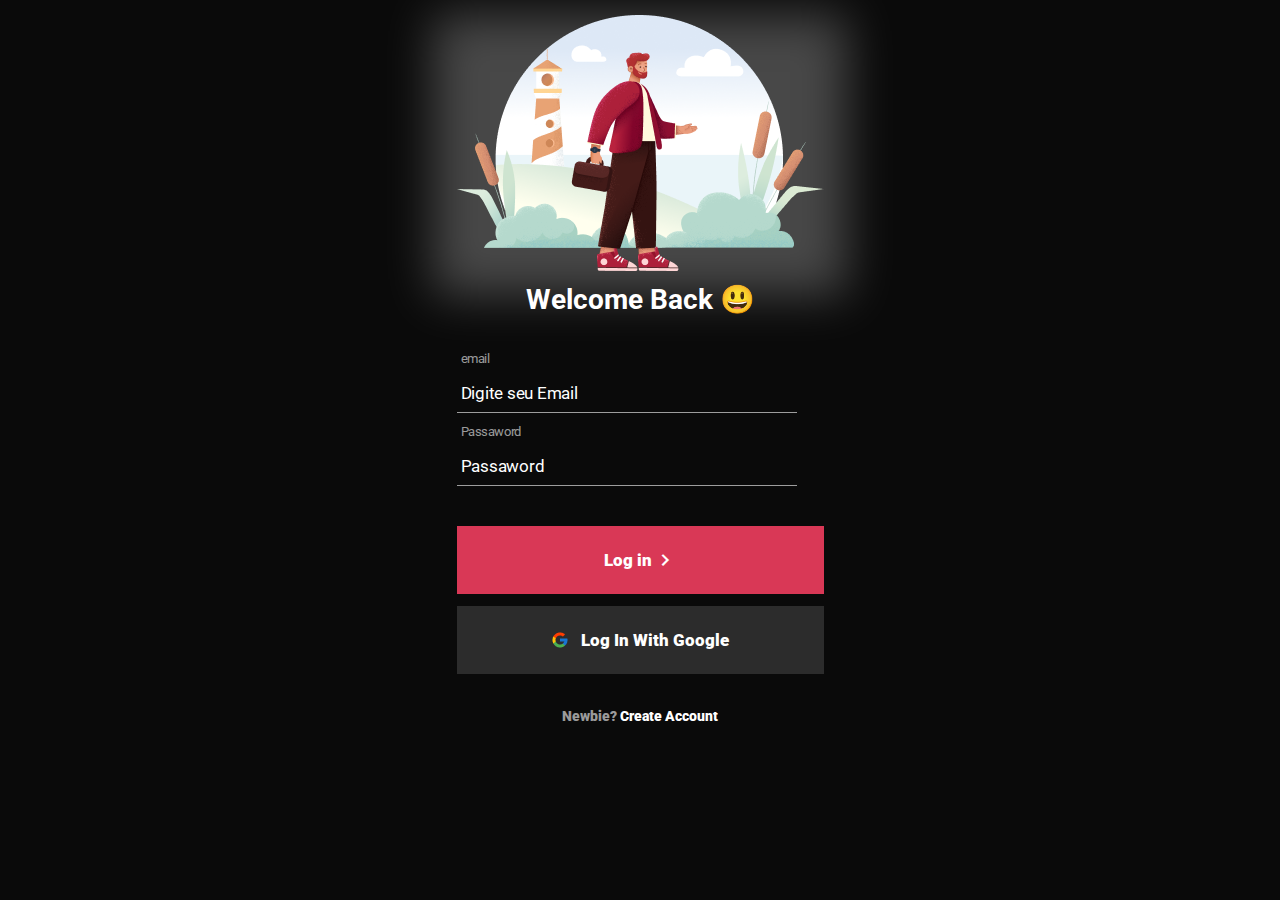
<file: index.html>
<!DOCTYPE html>
<html lang="en">

<head>
    <meta charset="UTF-8">
    <meta name="viewport" content="width=device-width, initial-scale=1.0">
    <link rel="preconnect" href="https://fonts.googleapis.com">
    <link rel="preconnect" href="https://fonts.gstatic.com" crossorigin>
    <link href="https://fonts.googleapis.com/css2?family=Roboto:wght@400;900&display=swap" rel="stylesheet">
    <link href='https://unpkg.com/boxicons@2.1.4/css/boxicons.min.css' rel='stylesheet'>
    <link rel="stylesheet" href="./styles.css">
    <title>Login App</title>
</head>

<body>
    <main>
        <div class="blur"></div>
        <img src="./assets/login-img.png" alt="homem com uma imagem">
        <h1>Welcome Back 😃</h1>

        <div class="container-inputs">
            <label>email</label>
            <input placeholder="Digite seu Email" type="email">

            <label>Passaword</label>
            <input placeholder="Passaword" type="Passaword">
        </div>

        <button class="btn-login">
            Log in
            <i class='bx bx-chevron-right'></i>
        </button>
        <button class="btn-google">
            <img src="./assets/icon-google.png" alt="logo do google">
            Log In With Google
        </button>

        <div class="container-link">
            <a href="./signup.html">Newbie?
                <span>
                    Create Account
                </span>
            </a>
        </div>




    </main>
</body>

</html>
</file>
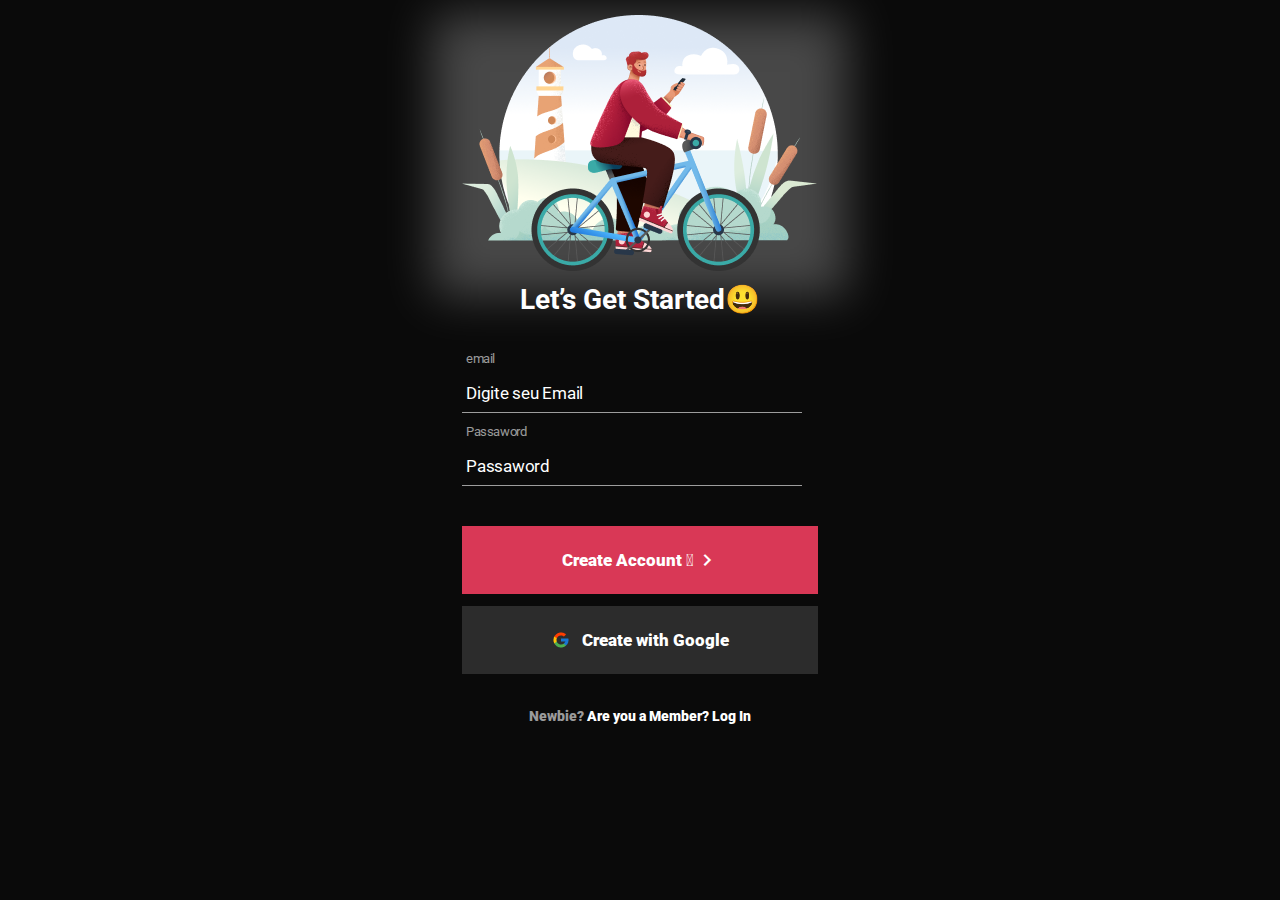
<file: signup.html>
<!DOCTYPE html>
<html lang="en">

<head>
    <meta charset="UTF-8">
    <meta name="viewport" content="width=device-width, initial-scale=1.0">
    <link rel="preconnect" href="https://fonts.googleapis.com">
    <link rel="preconnect" href="https://fonts.gstatic.com" crossorigin>
    <link href="https://fonts.googleapis.com/css2?family=Roboto:wght@400;900&display=swap" rel="stylesheet">
    <link href='https://unpkg.com/boxicons@2.1.4/css/boxicons.min.css' rel='stylesheet'>
    <link rel="stylesheet" href="./styles.css">
    <title>Login App</title>
</head>

<body>
    <main>
        <div class="blur"></div>
        <img src="./assets/singup-img.png" alt="homem com uma imagem">
        <h1>Let’s Get Started😃</h1>

        <div class="container-inputs">
            <label>email</label>
            <input placeholder="Digite seu Email" type="email">

            <label>Passaword</label>
            <input placeholder="Passaword" type="Passaword">
        </div>

        <button class="btn-login">
            Create Account 􀯻
            <i class='bx bx-chevron-right'></i>
        </button>
        <button class="btn-google">
            <img src="./assets/icon-google.png" alt="logo do google">
            Create with Google
        </button>

        <div class="container-link">
            <a href="./index.html">Newbie?
                <span>
                    Are you a Member? Log In
                </span>
            </a>
        </div>




    </main>
</body>

</html>
</file>
<file: styles.css>
* {
    margin: 0;
    padding: 0;
    box-sizing: border-box;
    font-family: 'Roboto', sans-serif;

}

body {
    display: flex;
    justify-content: center;
    background-color: #0a0a0a;

}

main {
    display: flex;
    flex-direction: column;
    align-items: center;
    padding: 15px 0px;
    max-width: 414px;
    min-height: 100vh;
    gap: 12px;
    position: relative;

}
.blur {
    width: 414px;
    height: 280px;
    position: absolute;
    z-index: -1;
    background: #ffffff;
    opacity: 0.25;
    filter: blur(24px);
}

h1 {
    font-weight: 700;
    font-size: 28px;
    line-height: 33px;
    text-align: center;
    color: #ffffff;
}
.container-inputs {
    width: 100%;
    margin-top: 20px;
    display: flex;
    flex-direction: column;
    width: 100%;
    

}

label {
    font-weight: 400;
    font-size: 13px;
    line-height: 22px;
    letter-spacing: -0.408px;
    color: rgba(255, 255, 255, 0.6 );
    margin-bottom: 3px;
    margin-left: 4px;
}

input {
    width: 100%;
    width: 340px;
    height: 40px;
    margin-bottom: 8px;
    background: transparent;
    outline: none;
    border: none;
    border-bottom: 1px solid rgba(255, 255, 255, 0.6 );
    font-weight: 400;
    font-size: 17px;
    line-height: 20px;
    letter-spacing: -0.24px;
    color: #ffffff;
    padding-left: 4px;
}

input::placeholder{
    font-weight: 400;
    font-size: 17px;
    line-height: 20px;
    letter-spacing: -0.24px;
    color: #ffffff;
}

.btn-login {
    margin-top: 20px;
    width: 100%;
    height: 68px;
    background: #d93856;
    font-weight: 900;
    font-size: 17px;
    line-height: 2px;
    color: #ffffff;
    border: none;
    display: flex;
    align-items: center;
    justify-content: center;
    transition: 0.5s ease;

}
.btn-login:hover {
    cursor: pointer;
    opacity: 0.8;
}
.btn-login:active {
    opacity: 0.6;

}

i{
    font-weight: 900;
    font-size: 25px;
    line-height: 2px;

}

.btn-google {
    width: 100%;
    height: 68px;
    border: none;
    display: flex;
    align-items: center;
    justify-content: center;
    transition: 0.5s ease;
    background: rgba(255, 255, 255, 0.14);
    font-weight: 900;
    font-size: 17px;
    line-height: 2px;
    color: #ffffff;
    gap: 12px;

}

.btn-google:hover {
    cursor: pointer;
    opacity: 0.8;
}
.btn-google:active {
    opacity: 0.6;

}

.container-link {
    margin-top: 20px;
    position: relative;
}

a {
    font-weight: 900;
    font-size: 14px;
    line-height: 16px;
    color: rgba(255, 255, 255, 0.6 );
    text-decoration: none;
}
a::after {
    content: "";
    width: 0;
    height: 2px;
    position: absolute;
    background: #d93856;
    bottom: -3px;
    left: 0;
    transition: 0.4s ease;
}

a:hover::after {
    content: "";
    width: 100%;
    height: 2px;
    position: absolute;
    background: #22f706;
    bottom: -3px;
    left: 0;

}

span {
    color: #ffffff;
}
</file>
